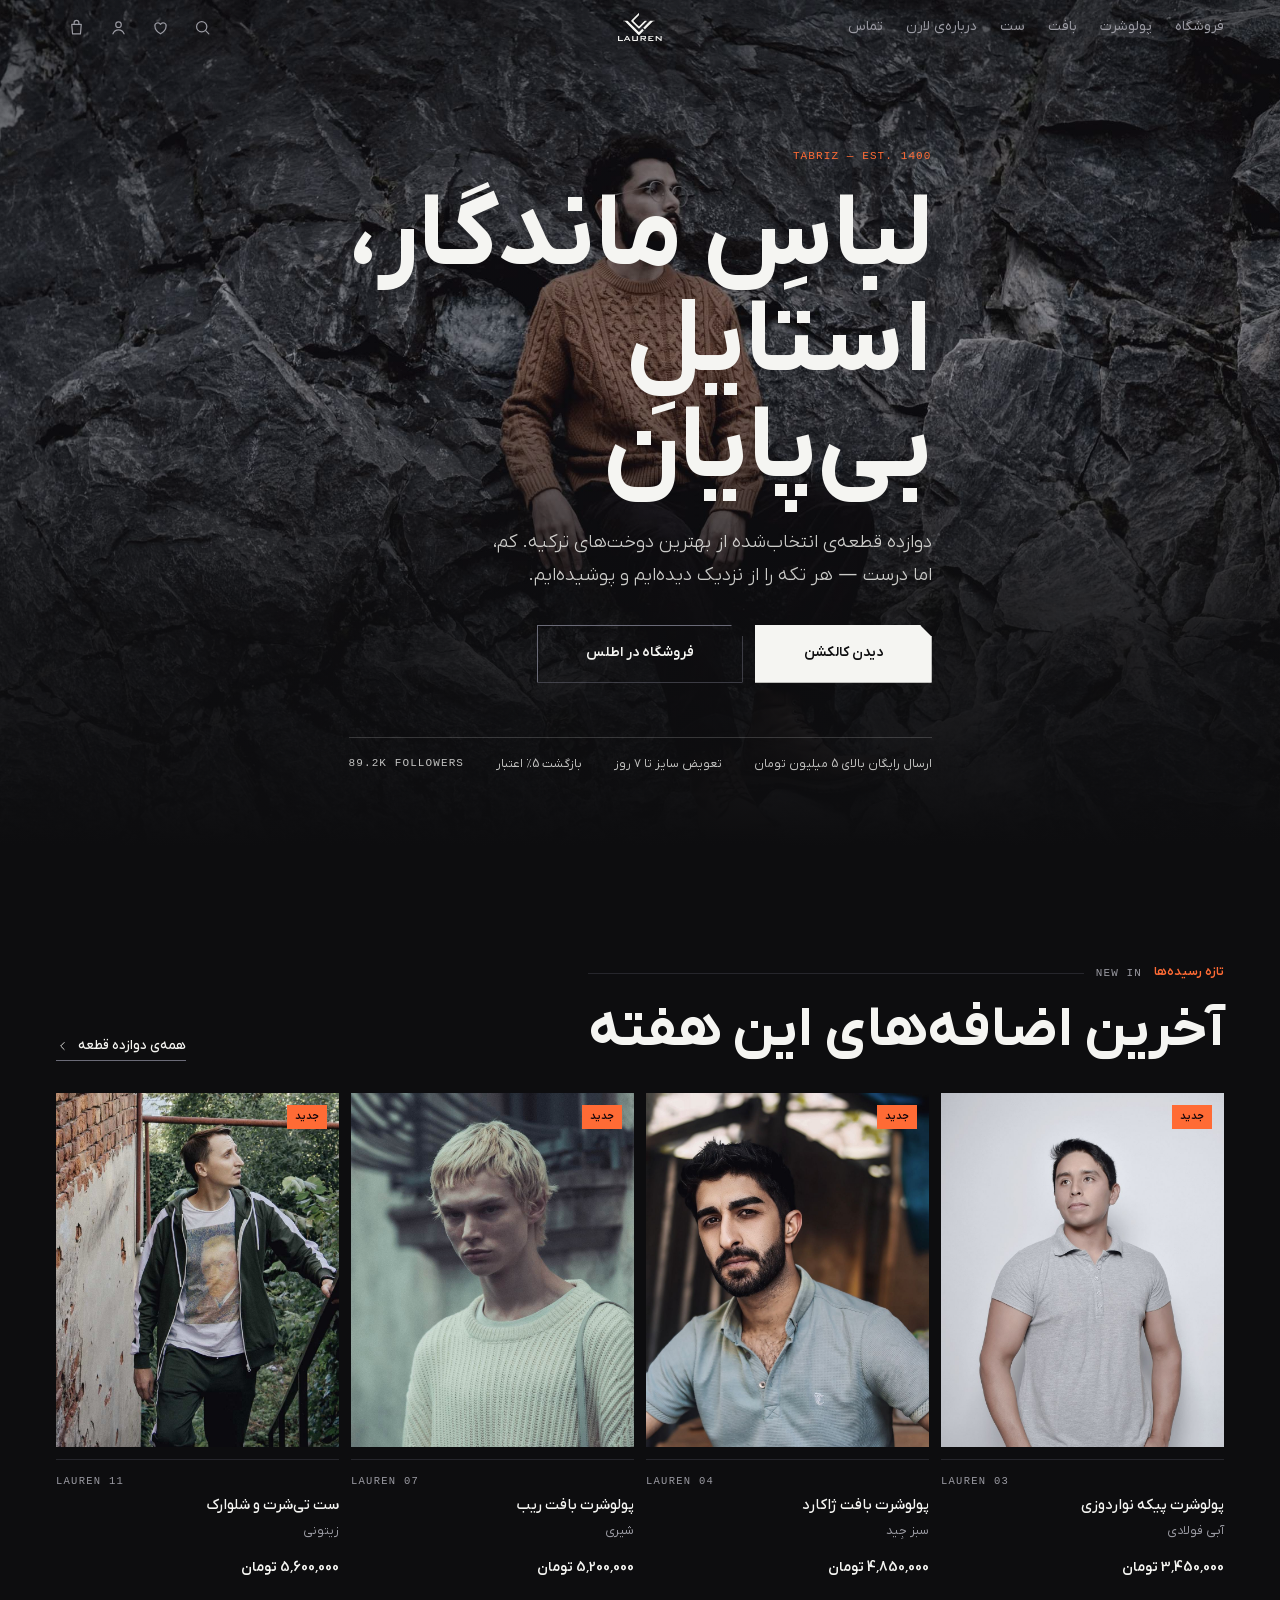
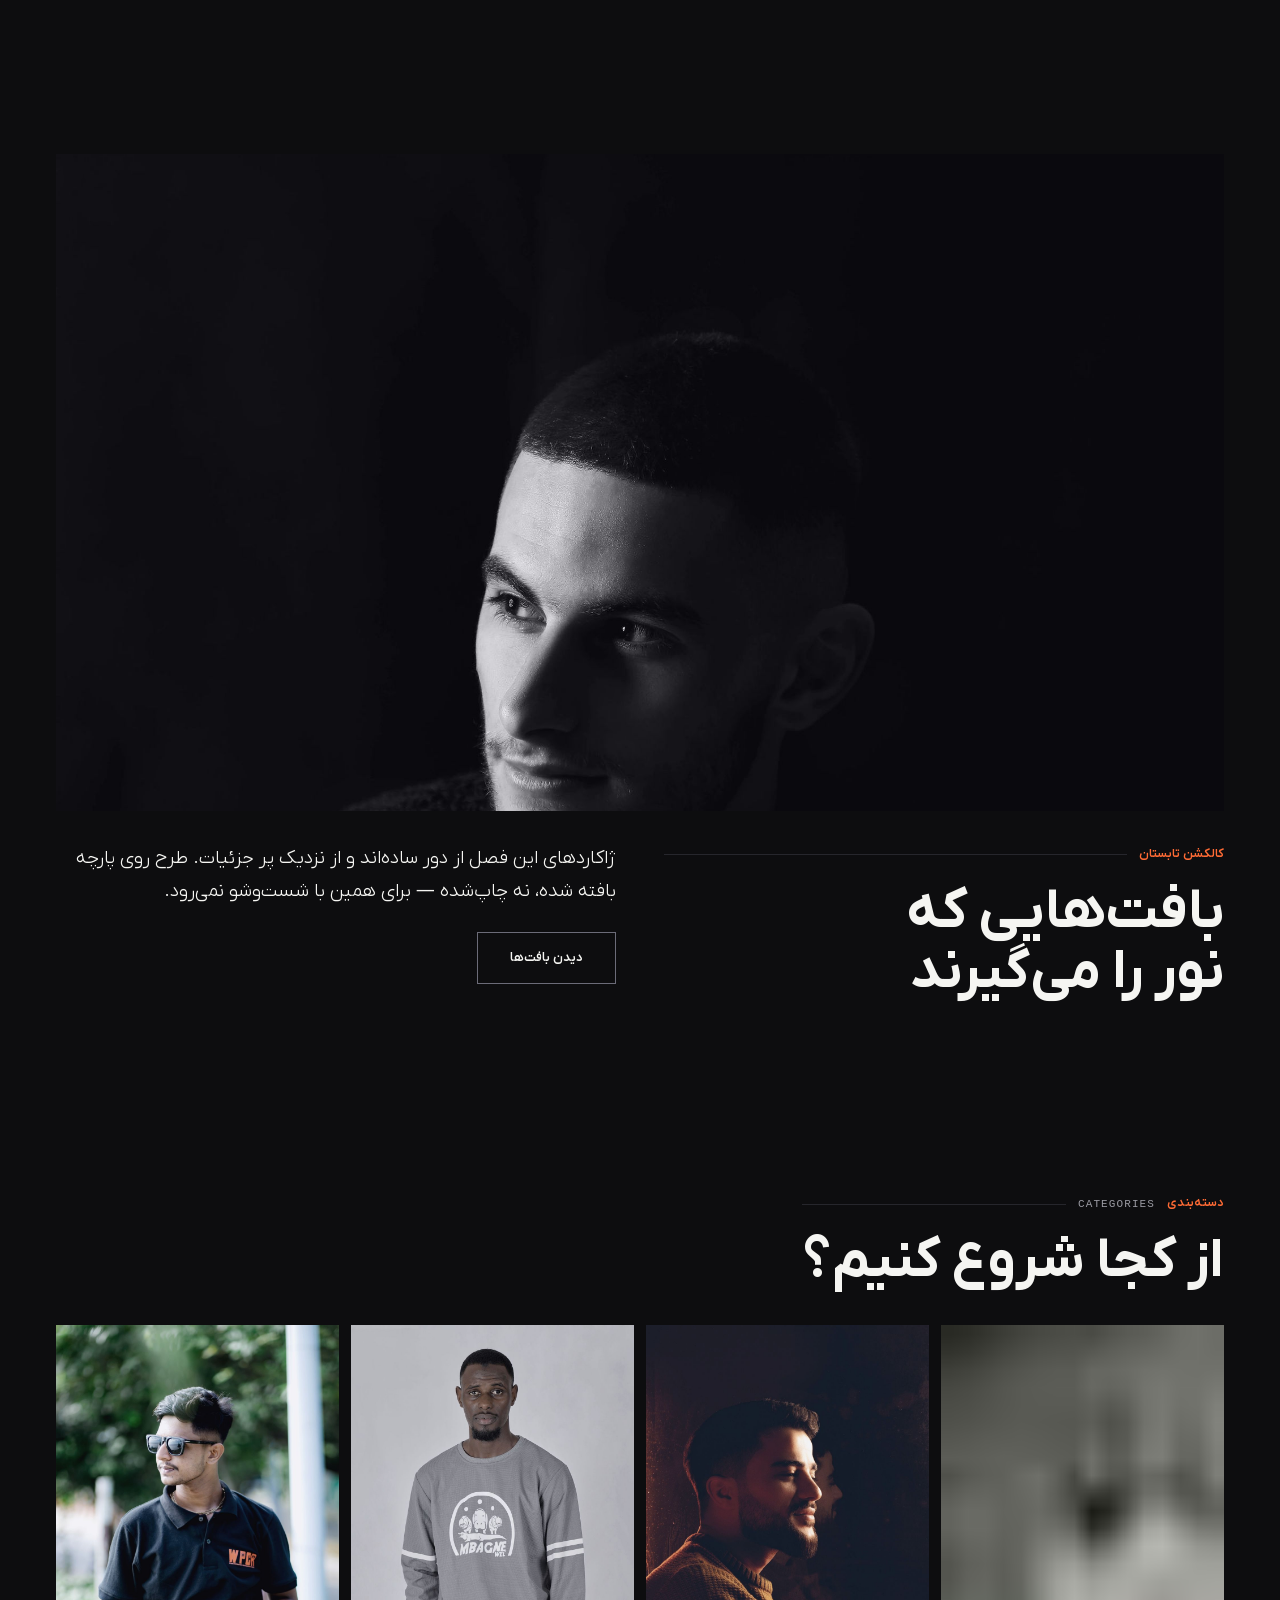
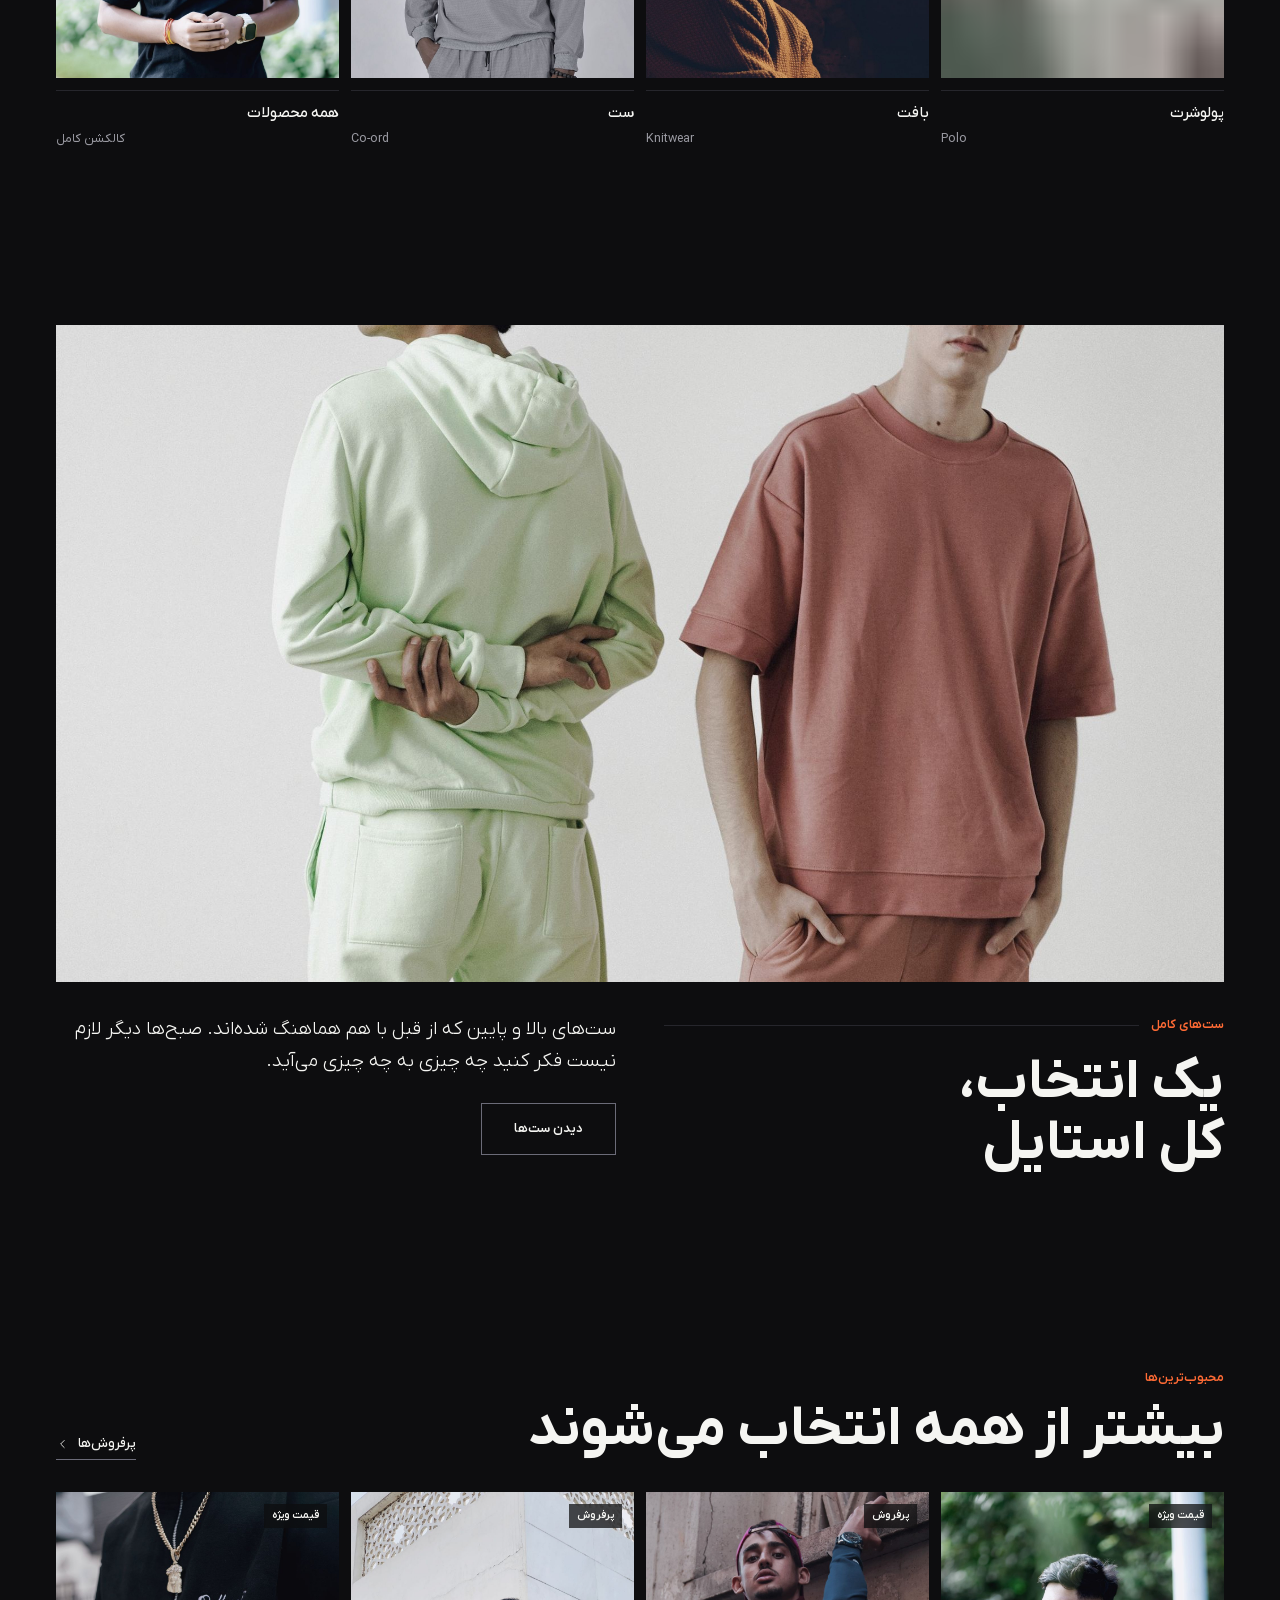
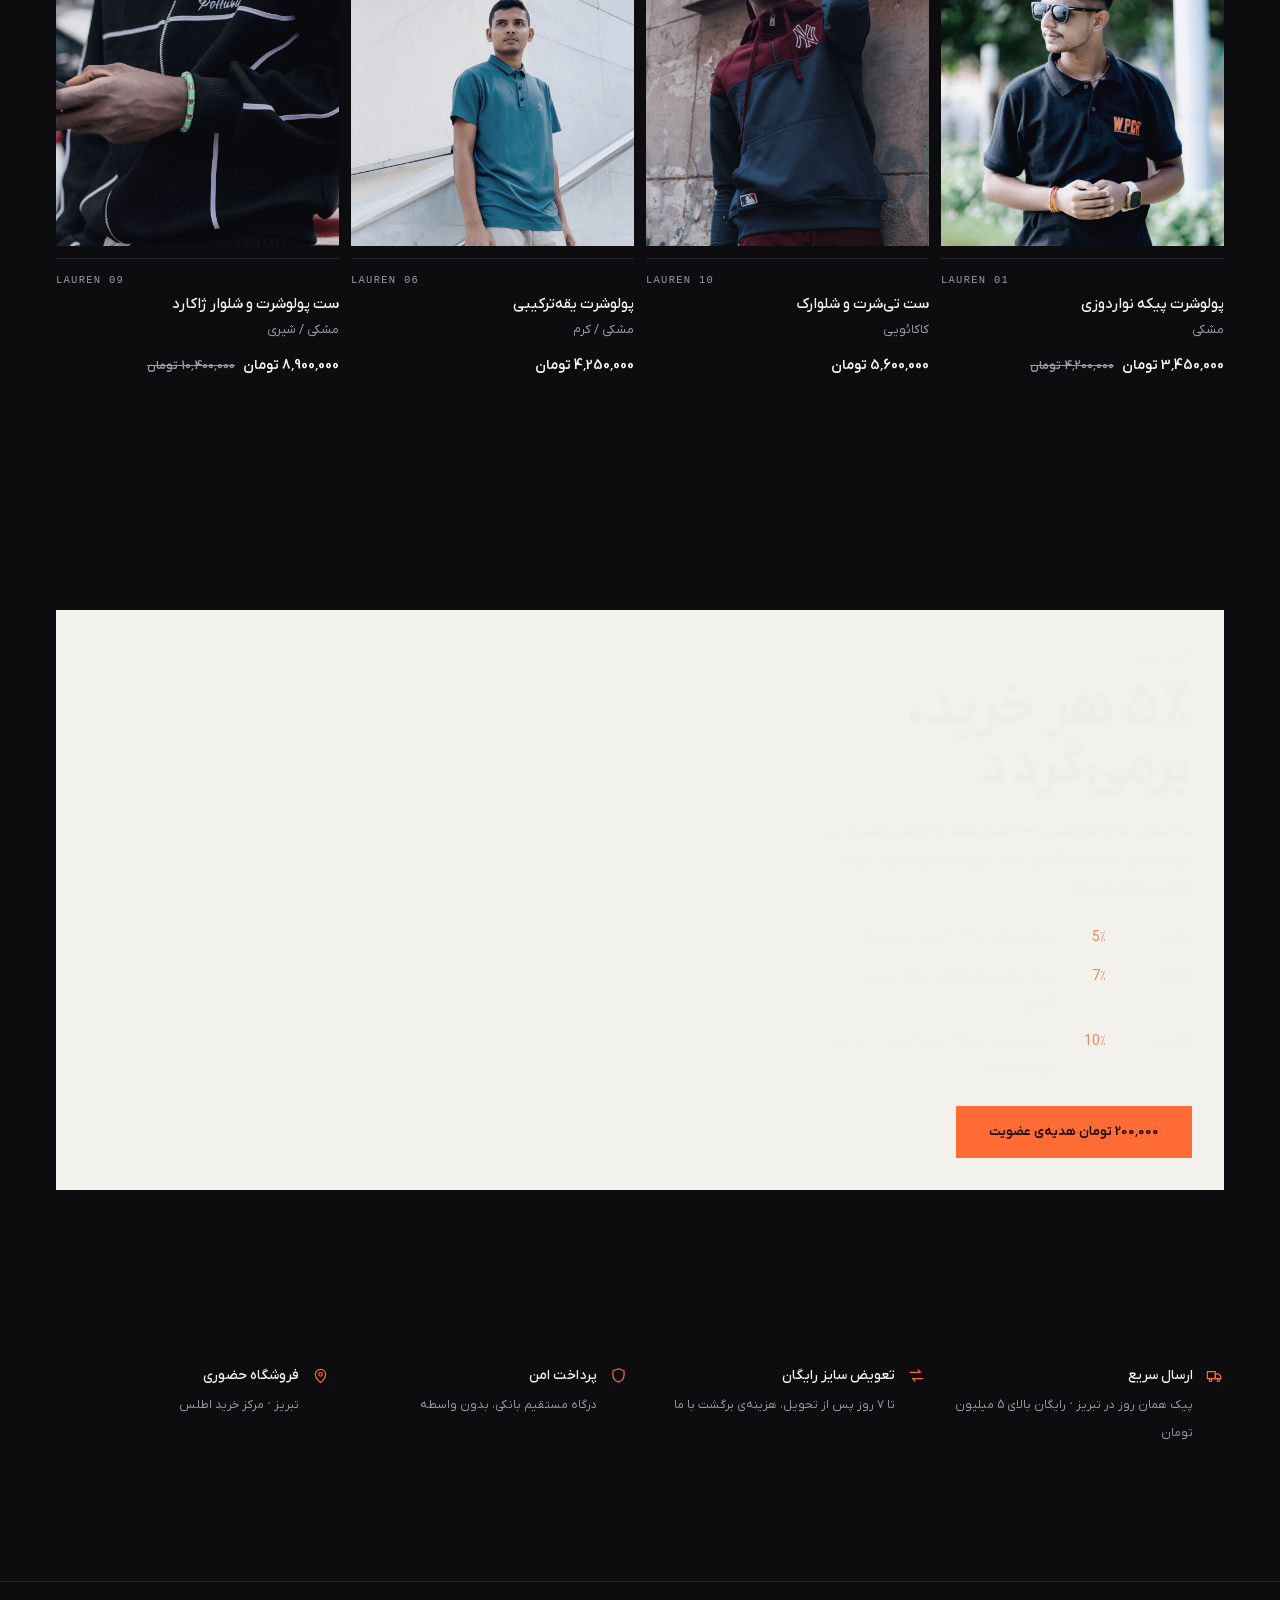
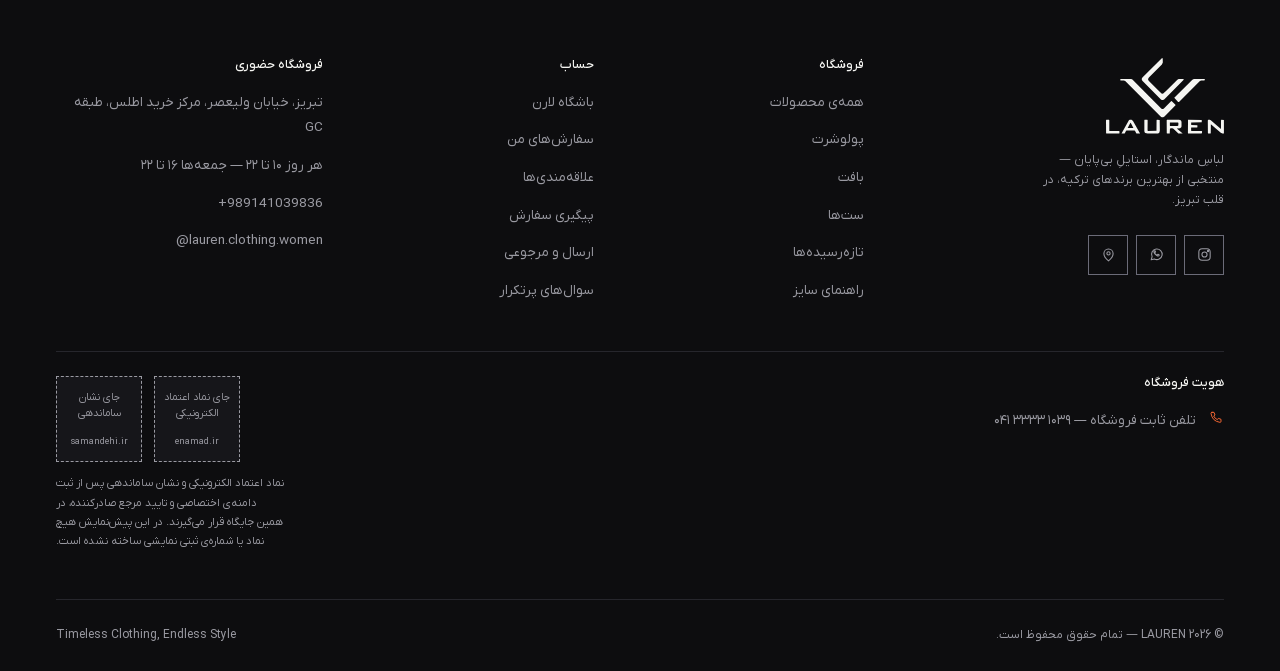
<file: index.html>
<!doctype html>
<html dir="rtl" lang="fa">
<head>
<meta charset="utf-8">
<meta name="viewport" content="width=device-width, initial-scale=1, viewport-fit=cover">
<title>LAUREN — لباسِ ماندگار، استایلِ بی‌پایان</title>
<meta name="description" content="لارن — فروشگاه پوشاک مردانه در تبریز. منتخبی از بهترین برندهای ترکیه: پولوشرت، بافت و ست‌های کامل. ارسال به سراسر ایران، تعویض سایز رایگان.">

<meta name="theme-color" content="#EFEEE9">
<meta name="color-scheme" content="light">
<meta name="apple-mobile-web-app-capable" content="yes">
<meta name="apple-mobile-web-app-status-bar-style" content="default">
<meta name="apple-mobile-web-app-title" content="LAUREN">
<meta name="mobile-web-app-capable" content="yes">

<link rel="manifest" href="manifest.webmanifest">
<link rel="icon" href="assets/icons/icon-48.png" sizes="48x48">
<link rel="icon" href="assets/icons/icon-192.png" sizes="192x192">
<link rel="apple-touch-icon" href="assets/icons/apple-touch-icon.png">

<meta property="og:type" content="website">
<meta property="og:title" content="LAUREN | لارن">
<meta property="og:description" content="لباسِ ماندگار، استایلِ بی‌پایان — پوشاک مردانه، تبریز.">
<meta property="og:image" content="assets/brand/og.jpg">
<meta property="og:locale" content="fa_IR">
<meta name="twitter:card" content="summary_large_image">

<link rel="preload" as="font" type="font/woff2" crossorigin
      href="assets/fonts/IRANYekanXFaNum-Regular.woff2">
<link rel="preload" as="font" type="font/woff2" crossorigin
      href="assets/fonts/IRANYekanXFaNum-Light.woff2">
<link rel="stylesheet" href="css/app.css">

<style>
  /* holds the fold steady until the shell mounts */
  #boot {
    position: fixed; inset: 0; z-index: 300; background: #EFEEE9;
    display: grid; place-items: center;
    transition: opacity .5s ease, visibility .5s;
  }
  #boot img { width: 66px; opacity: 0; animation: bootIn 1s ease forwards; }
  @keyframes bootIn { to { opacity: .9; } }
  html.booted #boot { opacity: 0; visibility: hidden; }
</style>
</head>
<body>

<div id="boot"><img src="assets/brand/mark-ink.png" alt="LAUREN"></div>

<main id="view"></main>

<noscript>
  <div style="padding:80px 24px;text-align:center;color:#16181C;font-family:sans-serif">
    <h1 style="font-weight:400">LAUREN — لارن</h1>
    <p>برای دیدن فروشگاه، جاوااسکریپت را روشن کنید.</p>
    <p>تبریز، خیابان ولیعصر، مرکز خرید اطلس، طبقه GC</p>
  </div>
</noscript>

<script type="module" src="js/app.js"></script>
</body>
</html>
</file>
<file: css/app.css>
/* ==========================================================================
   LAUREN — شب  (v5)
   A dark room with the clothes lit. The opposite of v2's vitrine, and it is
   the photography that changed the argument: v2 stayed light, small and
   photo-free because the source images were 740px phone grabs. With real
   frames the pictures can carry the page, so they do.

   Three rules hold it together:

     1. THE PHOTOGRAPH IS THE PAGE. Full-bleed, edge to edge, no frame, no
        mount, no well. Type sits ON the image or directly under it. Nothing
        is capped at 400px any more.

     2. TWO VOICES, AND THEY NEVER BLUR. A display voice — Persian, huge,
        tight-leaded, no tracking ever — and a label voice: Latin small-caps
        MONOSPACE, tracked, for numbers, sizes, prices, SKUs and nav. The mono
        is what makes it read as equipment rather than a brochure. Persian
        never takes the mono and never takes the tracking; its label voice is
        weight and colour instead. This split is the whole typographic idea.

     3. ONE ACCENT, AND IT MEANS "NOW". #FF6B35 marks the live thing — the
        selected tab, the price you are about to pay, the size in stock. Never
        decoration. On this ground it clears 6.3:1, so unlike v2 it may finally
        be used for small text.

   Persian never gets letter-spacing, positive or negative: it breaks
   Arabic-script joining. Tracking is a Latin-only lever — that is what .mono
   and .lat are for.
   ========================================================================== */

/* ---------------------------------------------------------------- fonts -- */
@font-face { font-family: 'YekanX'; src: url('../assets/fonts/IRANYekanXFaNum-Light.woff2') format('woff2');    font-weight: 300; font-display: swap; }
@font-face { font-family: 'YekanX'; src: url('../assets/fonts/IRANYekanXFaNum-Regular.woff2') format('woff2');  font-weight: 400; font-display: swap; }
@font-face { font-family: 'YekanX'; src: url('../assets/fonts/IRANYekanXFaNum-Medium.woff2') format('woff2');   font-weight: 500; font-display: swap; }
@font-face { font-family: 'YekanX'; src: url('../assets/fonts/IRANYekanXFaNum-DemiBold.woff2') format('woff2'); font-weight: 600; font-display: swap; }
@font-face { font-family: 'YekanX'; src: url('../assets/fonts/IRANYekanXFaNum-Bold.woff2') format('woff2');     font-weight: 700; font-display: swap; }
@font-face { font-family: 'YekanX'; src: url('../assets/fonts/IRANYekanXFaNum-Black.woff2') format('woff2');    font-weight: 900; font-display: swap; }
@font-face { font-family: 'YekanLat'; src: url('../assets/fonts/IRANYekanX-Regular.woff2') format('woff2');  font-weight: 400; font-display: swap; }
@font-face { font-family: 'YekanLat'; src: url('../assets/fonts/IRANYekanX-Medium.woff2') format('woff2');   font-weight: 500; font-display: swap; }
@font-face { font-family: 'YekanLat'; src: url('../assets/fonts/IRANYekanX-DemiBold.woff2') format('woff2'); font-weight: 600; font-display: swap; }

/* --------------------------------------------------------------- tokens -- */
:root {
  /* ground — measured against --paper #0D0D0F */
  --paper:    #0D0D0F;   /* the room */
  --paper-2:  #16161A;   /* recessed: rows, wells, disabled */
  --vitrine:  #131317;   /* a card, barely lifted off the ground */
  --pine:     #F2F1EC;   /* the INVERTED band is now the light one */

  /* ink */
  --ink:      #F5F5F2;   /* 17.4:1 */
  --muted:    #9A9AA2;   /*  6.6:1 — safe to 12px */
  --rule:     #26262C;   /*  hairlines and seams. Decoration only. */
  --edge:     #6B6B78;   /*  3.5:1 — every INTERACTIVE boundary */

  /* The accent. 6.3:1 on --paper, so on this ground it is finally legal for
     small text as well as fills — the one real dividend of going dark. */
  --thread:   #FF6B35;
  --thread-d: #FF6B35;   /* same value: no darker variant is needed now */
  --thread-q: #7A2E14;   /* quiet: the accent at rest, for rules and hovers */

  --ok:       #4ADE80;

  /* spacing */
  --s1: 4px;  --s2: 8px;  --s3: 12px; --s4: 16px; --s5: 24px;
  --s6: 32px; --s7: 48px; --s8: 64px; --s9: 96px; --s10: 128px;

  --pad:  clamp(18px, 4.5vw, 56px);
  --maxw: 1560px;

  /* the 45° cut, taken off the mark itself — kept from v2, used far less */
  --mitre: 12px;

  /* type ---------------------------------------------------------------- */
  /* The label voice. A system monospace: no download, present everywhere, and
     exactly the technical texture the display voice needs to push against.
     LATIN AND NUMERALS ONLY — never put Persian in it. */
  --mono: ui-monospace, 'SF Mono', SFMono-Regular, Menlo, 'Cascadia Mono',
          'Roboto Mono', monospace;

  --ease:  cubic-bezier(.2, .6, .3, 1);
  --ease-o: cubic-bezier(.16, 1, .3, 1);

  --sat: env(safe-area-inset-top, 0px);
  --sab: env(safe-area-inset-bottom, 0px);
  --hdr-h: 54px;
  --top-h: calc(var(--sat) + var(--hdr-h));
  --tab-h: calc(58px + 12px + var(--sab));
}

/* ------------------------------------------------------------------ base -- */
*, *::before, *::after { box-sizing: border-box; }

html {
  background: var(--paper);
  -webkit-text-size-adjust: 100%;
  scroll-behavior: smooth;
}
@media (prefers-reduced-motion: reduce) {
  html { scroll-behavior: auto; }
  *, *::before, *::after {
    animation-duration: .01ms !important;
    animation-iteration-count: 1 !important;
    transition-duration: .01ms !important;
  }
}

body {
  margin: 0;
  background: var(--paper);
  color: var(--ink);
  font-family: 'YekanX', system-ui, sans-serif;
  font-size: 15px;
  font-weight: 400;
  line-height: 1.9;              /* Persian needs the air */
  overflow-x: hidden;
  overscroll-behavior-y: none;
  -webkit-font-smoothing: antialiased;
  -moz-osx-font-smoothing: grayscale;
}
body.is-locked { overflow: hidden; }

h1, h2, h3, h4 { margin: 0; font-weight: 400; line-height: 1.25; }
p  { margin: 0; }
ul { margin: 0; padding: 0; list-style: none; }
img, svg { display: block; max-width: 100%; }
button, input, select, textarea { font: inherit; color: inherit; }
button { background: none; border: 0; padding: 0; cursor: pointer; }
a { color: inherit; text-decoration: none; }
[hidden] { display: none !important; }

:focus-visible { outline: 2px solid var(--thread); outline-offset: 2px; }
::selection { background: var(--ink); color: var(--paper); }

/* Latin runs get the Latin cut, western digits and tracking.
   Persian gets none of those. */
.lat, bdi.lat, [dir='ltr'] {
  font-family: 'YekanLat', system-ui, sans-serif;
  direction: ltr;
  unicode-bidi: isolate;
}

.wrap { max-width: var(--maxw); margin-inline: auto; padding-inline: var(--pad); }
.sr {
  position: absolute; width: 1px; height: 1px; overflow: hidden;
  clip-path: inset(50%); white-space: nowrap;
}

/* --------------------------------------------------------------- the cut -- */
/* One shape rule: a 45° chamfer on the inline-start top corner, matching the
   mark's own mitred terminals. RTL, so the cut is on the right. */
.mitre { clip-path: polygon(calc(100% - var(--mitre)) 0, 100% var(--mitre), 100% 100%, 0 100%, 0 0); }

/* ------------------------------------------------------------------ type -- */
/* THE DISPLAY VOICE — Persian, large, heavy, tight-leaded, and never tracked.
   Persian carries a headline through weight and size, not through spacing;
   negative tracking would fuse the joins and positive tracking would break
   them, so display Persian sets letter-spacing to normal explicitly and the
   tight optical feel comes from line-height instead. */
.t-display {
  font-size: clamp(38px, 8.6vw, 104px);
  font-weight: 700; line-height: 1.02; letter-spacing: normal;
  text-wrap: balance;
}
.t-h1 { font-size: clamp(28px, 5vw, 56px); font-weight: 700; line-height: 1.08; letter-spacing: normal; }
.t-h2 { font-size: clamp(22px, 3vw, 34px); font-weight: 600; line-height: 1.2;  letter-spacing: normal; }
.t-h3 { font-size: 17px; font-weight: 600; line-height: 1.45; }
.t-body { font-size: 15px; line-height: 1.85; }
.t-lede { font-size: clamp(16px, 1.5vw, 20px); line-height: 1.7; color: var(--ink); font-weight: 300; }
.t-small { font-size: 13px; line-height: 1.75; color: var(--muted); }
.t-fine  { font-size: 12px; line-height: 1.7; color: var(--muted); }

/* Latin display gets what Persian cannot: real optical tightening. */
.t-display .lat, .t-h1 .lat, .t-display.lat, .t-h1.lat { letter-spacing: -.02em; }

/* THE LABEL VOICE — monospace, uppercase, tracked. LATIN AND DIGITS ONLY.
   This is the counterweight that makes the display voice read as design
   rather than as a big paragraph: everything technical about the shop — a
   size, a price, a piece number, a nav item, a stage — is set in it. */
.mono {
  font-family: var(--mono);
  direction: ltr; unicode-bidi: isolate;
  font-size: 11px; font-weight: 500; letter-spacing: .1em;
  text-transform: uppercase; font-variant-numeric: tabular-nums;
  color: var(--muted);
}
.mono--lg  { font-size: 13px; }
.mono--ink { color: var(--ink); }
.mono--on  { color: var(--thread); }

/* .label is the old name for the same idea; keep it working and route it to
   the mono so no view has to change to get the new voice. */
.label {
  font-family: var(--mono); direction: ltr; unicode-bidi: isolate;
  font-size: 11px; font-weight: 500; letter-spacing: .1em;
  text-transform: uppercase; color: var(--muted);
}
.label--thread { color: var(--thread); }

/* THE PERSIAN LABEL — the same job as .mono, done the only way Persian
   allows: smaller, heavier, quieter. No tracking, no uppercase (there is no
   such thing), no mono. */
.eyebrow {
  font-size: 12.5px; font-weight: 600; color: var(--thread);
  letter-spacing: normal;
}
.eyebrow--quiet { color: var(--muted); }

/* A Persian eyebrow and a Latin mono label side by side, separated by a rule —
   the pairing that sets the tone at the head of every section. */
.kicker {
  display: flex; align-items: center; gap: var(--s3);
  margin-block-end: var(--s4);
}
.kicker::after {
  content: ''; flex: 1; height: 1px; background: var(--rule);
}

.num { font-family: 'YekanLat', sans-serif; direction: ltr; unicode-bidi: isolate;
       font-variant-numeric: tabular-nums; }

/* --------------------------------------------------------------- buttons -- */
/* Squared off. The v2 mitre was the mark's 45° cut applied to everything; at
   this scale, against full-bleed photography, it read as fussy. One chamfer
   survives, on the primary button only, so the shape rule is still stated
   once per screen instead of ten times. */
.btn {
  --bg: var(--ink); --fg: var(--paper); --bd: var(--ink);
  display: inline-flex; align-items: center; justify-content: center; gap: var(--s2);
  min-height: 52px; padding-inline: var(--s6);
  background: var(--bg); color: var(--fg);
  border: 1px solid var(--bd);
  font-size: 13px; font-weight: 600;
  cursor: pointer; user-select: none;
  transition: background .24s var(--ease), color .24s var(--ease),
              border-color .24s var(--ease), opacity .2s;
}
.btn:hover { --bg: #fff; --bd: #fff; }
.btn[disabled], .btn[aria-disabled='true'] { opacity: .38; pointer-events: none; }

/* the one chamfer left on the site */
.btn--lg { min-height: 58px; padding-inline: var(--s7); font-size: 14px;
  clip-path: polygon(calc(100% - 12px) 0, 100% 12px, 100% 100%, 0 100%, 0 0); }

.btn--ghost { --bg: transparent; --fg: var(--ink); --bd: var(--edge); }
.btn--ghost:hover { --bg: rgba(245,245,242,.08); --fg: var(--ink); --bd: var(--ink); }
.btn--thread { --bg: var(--thread); --fg: #14060A; --bd: var(--thread); }
.btn--thread:hover { --bg: #FF8659; --bd: #FF8659; }
.btn--sm { min-height: 44px; padding-inline: var(--s4); font-size: 12px; }
.btn--block { width: 100%; }

.link {
  display: inline-flex; align-items: center; gap: var(--s2);
  font-size: 13.5px; font-weight: 500;
  border-block-end: 1px solid var(--edge); padding-block-end: 2px;
  transition: border-color .24s var(--ease), color .24s var(--ease);
}
.link:hover { border-color: var(--thread); color: var(--thread); }
.link svg { width: 14px; height: 14px; }

/* ------------------------------------------------------------------ chip -- */
.chip {
  display: inline-flex; align-items: center; height: 38px; padding-inline: var(--s4);
  border: 1px solid var(--edge); background: transparent;
  font-size: 13.5px; color: var(--muted); white-space: nowrap;
  transition: all .22s var(--ease);
}
.chip:hover { border-color: var(--ink); color: var(--ink); }
.chip.is-on { background: var(--ink); border-color: var(--ink); color: var(--paper); }

.tag {
  display: inline-block; padding: 4px var(--s2);
  font-size: 10.5px; font-weight: 600; line-height: 1.5;
  background: var(--thread); color: #14060A;
}
.tag--sale { background: var(--ink); color: var(--paper); }
.tag--quiet  { background: rgba(13,13,15,.72); color: var(--ink); backdrop-filter: blur(8px); }

/* ----------------------------------------------------------------- seams -- */
/* A divider is a rule plus a basting stitch — the site's one ornament. */
.seam { position: relative; height: 1px; background: var(--rule); border: 0; margin: 0; }
.seam::after {
  content: ''; position: absolute; inset-inline: 0; inset-block-start: 3px; height: 1px;
  background: repeating-linear-gradient(to right,
    var(--edge) 0 5px, transparent 5px 10px);
  opacity: .55;
}

/* ============================================================== header === */
/* Glass, iOS-style: transparent while the hero owns the screen, then a
   translucent frosted slab once anything scrolls under it. The blur is what
   sells it — the fallback below keeps it readable where it isn't supported. */
.topbar {
  position: fixed; inset-block-start: 0; inset-inline: 0; z-index: 90;
  padding-block-start: var(--sat);
  background: transparent;
  border-block-end: 1px solid transparent;
  transition: background .38s var(--ease), border-color .38s var(--ease),
              -webkit-backdrop-filter .38s var(--ease), backdrop-filter .38s var(--ease);
}
.topbar.is-stuck {
  background: rgba(13, 13, 15, .72);
  border-block-end-color: rgba(245, 245, 242, .10);
  -webkit-backdrop-filter: blur(22px) saturate(180%);
  backdrop-filter: blur(22px) saturate(180%);
}
@supports not ((backdrop-filter: blur(1px)) or (-webkit-backdrop-filter: blur(1px))) {
  .topbar.is-stuck { background: rgba(13, 13, 15, .97); }
}

.hdr { height: var(--hdr-h); display: flex; align-items: center; }
.hdr__in {
  width: 100%; max-width: var(--maxw); margin-inline: auto; padding-inline: var(--pad);
  display: grid; grid-template-columns: 1fr auto 1fr; align-items: center; gap: var(--s3);
}
.hdr__mark { display: flex; justify-content: center; color: var(--ink); }
.hdr__mark svg { height: 28px; width: auto; }

.nav { display: flex; align-items: center; gap: clamp(14px, 1.8vw, 26px); }
.nav a {
  position: relative; font-size: 14px; color: var(--muted); padding-block: var(--s1);
  transition: color .22s var(--ease);
}
.nav a::after {
  content: ''; position: absolute; inset-block-end: 0; inset-inline-start: 0;
  width: 100%; height: 1px; background: var(--thread);
  transform: scaleX(0); transform-origin: inline-end;
  transition: transform .3s var(--ease);
}
.nav a:hover { color: var(--ink); }
.nav a[aria-current='page'] { color: var(--ink); font-weight: 500; }
.nav a:hover::after, .nav a[aria-current='page']::after {
  transform: scaleX(1); transform-origin: inline-start;
}

.hdr__act { display: flex; align-items: center; justify-content: flex-end; gap: 2px; }
.iconbtn {
  position: relative; display: grid; place-items: center;
  width: 40px; height: 40px; color: var(--muted);
  transition: color .2s var(--ease);
}
.iconbtn:hover { color: var(--ink); }
.iconbtn svg { width: 19px; height: 19px; stroke-width: 1.5; }
.iconbtn__n {
  position: absolute; inset-block-start: 3px; inset-inline-end: 2px;
  min-width: 16px; height: 16px; padding-inline: 4px;
  display: grid; place-items: center;
  background: var(--thread); color: #14060A;   /* the accent is light: its text is dark */
  font-size: 10px; font-weight: 700; line-height: 1;
  font-variant-numeric: tabular-nums;
  transform: scale(0); transition: transform .3s var(--ease-o);
}
.iconbtn__n.is-on { transform: scale(1); }
.iconbtn__n.pop { animation: pop .4s var(--ease-o); }
@keyframes pop { 45% { transform: scale(1.35); } }
.burger { display: none; }

/* ============================================================== layout === */
main { min-height: 60vh; }
.sec { padding-block: clamp(56px, 9vw, 148px); }
.sec--tight { padding-block: clamp(32px, 4.5vw, 64px); }
.sec__head {
  display: flex; align-items: flex-end; justify-content: space-between;
  gap: var(--s5); margin-block-end: var(--s6); flex-wrap: wrap;
}
.sec__head h2 { margin-block-start: var(--s2); }
.page-top { padding-block-start: calc(var(--top-h) + var(--s6)); }
/* anything scrolled to by script must clear the fixed top bar — without this
   the reviews deep link parks its heading behind the header */
[id] { scroll-margin-block-start: calc(var(--top-h) + var(--s4)); }

/* ================================================================ hero === */
/* ================================================================ hero === */
/* Full-bleed, full-height, type sitting ON the photograph. The old hero was a
   vector chevron on paper because the photography could not take the weight;
   this one is the photograph. */
.hero {
  position: relative;
  min-height: min(94svh, 900px);
  display: grid; align-items: end;
  padding-block: calc(var(--top-h) + var(--s8)) clamp(40px, 8vh, 96px);
  overflow: hidden;
  isolation: isolate;
}
.hero__media { position: absolute; inset: 0; z-index: -2; }
/* RTL: the copy starts at the right, so the subject is pushed left of centre
   and the headline lands on rock instead of on a face. */
.hero__media img { width: 100%; height: 100%; object-fit: cover; object-position: 74% 50%; }
@media (max-width: 900px) { .hero__media img { object-position: 62% 50%; } }
/* The scrim is what makes white type legible on any frame. Two stops, weighted
   to the bottom where the copy sits, so the top of the picture stays open. */
.hero::after {
  content: ''; position: absolute; inset: 0; z-index: -1; pointer-events: none;
  background:
    linear-gradient(to top, var(--paper) 0%, rgba(13,13,15,.86) 26%,
                    rgba(13,13,15,.34) 58%, rgba(13,13,15,.55) 100%);
}
.hero__in { position: relative; z-index: 2; }
.hero h1 { max-width: 11ch; margin-block-start: var(--s4); }
.hero__sub { max-width: 44ch; margin-block-start: var(--s5); color: rgba(245,245,242,.82); }
.hero__cta { display: flex; gap: var(--s3); margin-block-start: var(--s6); flex-wrap: wrap; }

/* the four promises, set as a mono strip along the bottom of the picture */
.hero__foot {
  position: relative; z-index: 2;
  margin-block-start: clamp(32px, 6vh, 72px);
  padding-block-start: var(--s4);
  border-block-start: 1px solid rgba(245,245,242,.18);
  display: grid; gap: var(--s3) var(--s5);
  grid-template-columns: repeat(2, minmax(0, 1fr));
}
@media (min-width: 760px) { .hero__foot { grid-template-columns: repeat(4, auto); justify-content: space-between; } }
.hero__foot > * { color: rgba(245,245,242,.78); }

/* ============================================================== picture == */
/* There is no vitrine any more. A photograph is a photograph: it fills its
   box, edge to edge, and the only thing around it is the page. */
.vit { position: relative; overflow: hidden; background: var(--paper-2); }
.vit__img { position: relative; aspect-ratio: 4 / 5; overflow: hidden; background: var(--paper-2); }
.vit__img--sq { aspect-ratio: 1 / 1; }
.vit__img img { width: 100%; height: 100%; object-fit: cover; }

/* a full-bleed band that escapes .wrap */
.bleed {
  width: 100vw; margin-inline: calc(50% - 50vw);
  position: relative; overflow: hidden;
}

/* ================================================================ card === */
.grid {
  display: grid; gap: var(--s5) var(--s3);
  grid-template-columns: repeat(2, 1fr);
}
@media (min-width: 760px)  { .grid { grid-template-columns: repeat(3, 1fr); } }
@media (min-width: 1160px) { .grid { grid-template-columns: repeat(4, 1fr); } }

.card { position: relative; display: block; }
/* No frame, no mount, no padding. The photograph is the tile; the label sits
   under it in the mono voice, the way a rail tag sits under a garment. */
.card__well { position: relative; display: block; background: var(--paper-2); overflow: hidden; }
.card__img { position: relative; aspect-ratio: 4 / 5; overflow: hidden; }
.card__img img {
  width: 100%; height: 100%; object-fit: cover;
  transition: opacity .5s ease, transform 1.1s var(--ease-o);
}
.card:hover .card__img img { transform: scale(1.035); }
.card__img img.alt { position: absolute; inset: 0; opacity: 0; }
.card:hover .card__img img.alt { opacity: 1; }

.card__tags {
  position: absolute; inset-block-start: var(--s3); inset-inline-start: var(--s3); z-index: 2;
  display: flex; flex-direction: column; align-items: flex-start; gap: var(--s1);
}
.card__fav {
  position: absolute; inset-block-start: var(--s2); inset-inline-end: var(--s2); z-index: 2;
  width: 44px; height: 44px; display: grid; place-items: center;   /* 44 = the tap floor */
  background: rgba(13,13,15,.55); backdrop-filter: blur(10px); color: var(--ink);
  opacity: 0; transform: translateY(-3px);
  transition: opacity .24s var(--ease), transform .24s var(--ease), color .2s;
}
.card:hover .card__fav, .card__fav.is-on, .card__fav:focus-visible { opacity: 1; transform: none; }
.card__fav svg { width: 17px; height: 17px; stroke-width: 1.6; }
.card__fav.is-on { color: var(--thread); }
.card__fav.is-on svg { fill: var(--thread); }
@media (hover: none) { .card__fav { opacity: 1; transform: none; } }

.card__body {
  padding-block-start: var(--s3); display: grid; gap: 3px;
  border-block-start: 1px solid var(--rule); margin-block-start: var(--s3);
}
/* the piece number is a spec, so it is set as one */
.card__ref {
  font-family: var(--mono); direction: ltr; unicode-bidi: isolate;
  font-size: 10.5px; letter-spacing: .12em; text-transform: uppercase; color: var(--muted);
}
.card__title { font-size: 15px; font-weight: 500; line-height: 1.45; }
.card__meta { font-size: 12.5px; color: var(--muted); }
.card__price {
  display: flex; align-items: baseline; gap: var(--s2); margin-block-start: var(--s2);
  font-size: 14px; font-weight: 600; font-variant-numeric: tabular-nums;
}
.card__was { font-size: 12px; color: var(--muted); text-decoration: line-through; }
/* A markdown reads as a struck price, never as a filled percentage pill —
   clearance language is wrong at a 3.4M–8.9M Toman band, and it collided
   with the error colour. */

/* blur-up */
.ph { background-size: cover; background-position: center; }
.ph > img { opacity: 0; }
.ph > img.ready { opacity: 1; }

/* ============================================================ editorial == */
/* An editorial band: one wide photograph running the full width of the
   viewport, the copy set beneath it rather than beside it. Beside-it columns
   are what made v2 look like a brochure. */
.ed { display: grid; gap: var(--s6); }
.ed__media { position: relative; aspect-ratio: 16 / 9; overflow: hidden; background: var(--paper-2); }
.ed__media img { width: 100%; height: 100%; object-fit: cover; }
.ed__body { max-width: 56ch; }
.ed__body h2 { margin-block: var(--s3) var(--s4); white-space: pre-line; }
.ed__body .btn { margin-block-start: var(--s5); }
@media (min-width: 900px) {
  .ed { grid-template-columns: 1fr; }
  .ed__body { display: grid; grid-template-columns: 1fr 1fr; gap: var(--s7);
              max-width: none; align-items: start; }
  .ed__body h2 { margin-block-start: 0; }
}


/* ================================================================ shop === */
.shopbar {
  position: sticky; inset-block-start: var(--top-h); z-index: 40;
  background: rgba(13, 13, 15, .84);
  -webkit-backdrop-filter: blur(20px) saturate(180%);
  backdrop-filter: blur(20px) saturate(180%);
  border-block-end: 1px solid var(--rule);
  padding-block: var(--s3);
}
@supports not ((backdrop-filter: blur(1px)) or (-webkit-backdrop-filter: blur(1px))) {
  .shopbar { background: var(--paper); }
}
.shopbar__in {
  display: flex; align-items: center; gap: var(--s2);
  max-width: var(--maxw); margin-inline: auto; padding-inline: var(--pad);
}
.shopbar__cats {
  display: flex; gap: var(--s2); overflow-x: auto; flex: 1;
  scrollbar-width: none; padding-block: 2px;
}
.shopbar__cats::-webkit-scrollbar { display: none; }
.shopbar__search {
  width: 100%; height: 44px; padding-inline: var(--s4);
  background: var(--vitrine); border: 1px solid var(--edge); color: var(--ink);
  font-size: 14px;
}
.shopbar__search:focus { outline: none; border-color: var(--ink); }

.sel {
  height: 38px; padding-inline: var(--s3) var(--s6);
  background: transparent; border: 1px solid var(--edge); color: var(--muted);
  font-size: 13.5px; appearance: none; cursor: pointer;
  background-image: url("data:image/svg+xml,%3Csvg xmlns='http://www.w3.org/2000/svg' viewBox='0 0 24 24' fill='none' stroke='%235C6067' stroke-width='1.6'%3E%3Cpath d='M6 9l6 6 6-6'/%3E%3C/svg%3E");
  background-repeat: no-repeat; background-size: 15px; background-position: left 10px center;
}
.sel option { background: var(--vitrine); color: var(--ink); }

.empty { text-align: center; padding-block: clamp(56px, 11vw, 120px); }
/* `padding-block` is a shorthand and .empty comes later in the sheet, so on a
   .page-top.empty it silently reset the top-bar clearance and dropped the
   heading under the fixed header. */
.page-top.empty { padding-block-start: calc(var(--top-h) + var(--s6)); }
.empty svg { width: 34px; height: 34px; margin-inline: auto; color: var(--muted); stroke-width: 1.2; }
.empty h3 { margin-block: var(--s4) var(--s2); font-size: 19px; font-weight: 400; }

/* ============================================================= product === */
.pdp { display: grid; gap: clamp(24px, 4vw, 56px); grid-template-columns: 1fr; }
@media (min-width: 940px) { .pdp { grid-template-columns: minmax(0, 1.35fr) minmax(360px, 460px); align-items: start; } }
/* One column of large frames, stacked. The v2 cap of 400px existed because the
   source was a 740px phone grab; these renditions are 1500px wide, so the
   photograph finally gets to be the size a clothing site wants it. */
.pdp__gal { display: grid; gap: var(--s2); grid-template-columns: 1fr; }
.pdp__shot { width: 100%; cursor: zoom-in; }
@media (min-width: 940px) { .pdp__info { position: sticky; inset-block-start: calc(var(--top-h) + var(--s5)); } }

.crumbs { display: flex; gap: var(--s2); font-size: 12.5px; color: var(--muted); margin-block-end: var(--s4); }
.crumbs a:hover { color: var(--ink); }

/* the piece number is a spec — label voice */
.pdp__ref {
  font-family: var(--mono); direction: ltr; unicode-bidi: isolate;
  font-size: 11px; letter-spacing: .12em; text-transform: uppercase; color: var(--thread);
}
.pdp h1 { font-size: clamp(28px, 3.6vw, 42px); font-weight: 700; line-height: 1.12; margin-block-start: var(--s2); }
.pdp__latin { margin-block-start: var(--s1); }
.pdp__price { display: flex; align-items: baseline; gap: var(--s3); margin-block: var(--s5) var(--s1); }
.pdp__price b { font-size: 26px; font-weight: 700; font-variant-numeric: tabular-nums; }
.pdp__price s { color: var(--muted); font-size: 15px; }

.opt { margin-block-start: var(--s6); }
.opt__head { display: flex; align-items: baseline; justify-content: space-between; margin-block-end: var(--s3); font-size: 13.5px; }
.opt__head b { font-weight: 500; }
.opt__head span { color: var(--muted); }

.swatches { display: flex; gap: var(--s2); flex-wrap: wrap; }
.sw {
  position: relative; width: 44px; height: 44px;
  border: 1px solid var(--edge);
  transition: box-shadow .2s var(--ease);
}
.sw[aria-current='true'] { box-shadow: 0 0 0 1px var(--ink); border-color: var(--ink); }

.sizes { display: flex; gap: var(--s2); flex-wrap: wrap; }
.size { font-family: var(--mono); letter-spacing: .06em; }
.size {
  position: relative; min-width: 54px; height: 46px; padding-inline: var(--s3);
  display: grid; place-items: center;
  border: 1px solid var(--edge); background: var(--vitrine);
  font-family: 'YekanLat', sans-serif; font-size: 13px;
  color: var(--muted); transition: all .2s var(--ease);
}
.size:hover { border-color: var(--ink); color: var(--ink); }
.size[aria-pressed='true'] { background: var(--ink); border-color: var(--ink); color: var(--paper); }
.size.is-low::after {
  content: ''; position: absolute; inset-block-start: 5px; inset-inline-end: 5px;
  width: 5px; height: 5px; background: var(--thread);
}
/* Sold out, but still a control: tapping it asks to be told when it returns. */
.size.is-out {
  color: var(--muted); border-style: dashed; background: var(--paper-2);
  text-decoration: line-through; text-decoration-thickness: 1px;
}
.size.is-out:hover { border-color: var(--edge); color: var(--ink); }
.size.is-noted {
  border-style: solid; border-color: var(--thread); color: var(--thread-d);
  text-decoration: none; background: var(--vitrine);
}
.size.is-noted::after {
  content: ''; position: absolute; inset-block-start: 5px; inset-inline-end: 5px;
  width: 5px; height: 5px; border-radius: 50%; background: var(--thread);
}

.pdp__buy { display: grid; gap: var(--s2); margin-block-start: var(--s6); }
.pdp__buy .row { display: grid; grid-template-columns: 1fr auto; gap: var(--s2); }

.trust { display: grid; gap: var(--s3); margin-block-start: var(--s5); }
.trust div { display: flex; gap: var(--s3); align-items: flex-start; font-size: 13px; color: var(--muted); }
.trust svg { width: 17px; height: 17px; flex: none; color: var(--thread); stroke-width: 1.4; margin-block-start: 3px; }
.trust b { color: var(--ink); font-weight: 500; }

.acc { border-block-start: 1px solid var(--rule); margin-block-start: var(--s6); }
.acc__item { border-block-end: 1px solid var(--rule); }
.acc__btn {
  width: 100%; display: flex; align-items: center; justify-content: space-between;
  padding-block: var(--s4); font-size: 14px; text-align: start; gap: var(--s4);
}
.acc__btn svg { width: 14px; height: 14px; flex: none; color: var(--muted); transition: transform .3s var(--ease); }
.acc__item.is-open .acc__btn svg { transform: rotate(180deg); }
.acc__body { display: grid; grid-template-rows: 0fr; transition: grid-template-rows .38s var(--ease-o); }
.acc__item.is-open .acc__body { grid-template-rows: 1fr; }
.acc__body > div { overflow: hidden; }
.acc__body p, .acc__body ul { padding-block-end: var(--s4); color: var(--muted); font-size: 13.5px; }
.acc__body li { display: flex; gap: var(--s2); padding-block: 2px; }
.acc__body li::before { content: '—'; color: var(--edge); flex: none; }

.tbl { min-width: max-content; width: 100%; border-collapse: collapse; font-size: 13px; }
.tbl th, .tbl td { padding: var(--s3) var(--s2); text-align: start; border-block-end: 1px solid var(--rule); }
.tbl th { font-weight: 500; font-size: 12px; }
.tbl td { color: var(--muted); }
.tbl tr:last-child td { border: 0; }
.tbl tbody tr:nth-child(odd) { background: var(--paper-2); }

/* ============================================================== search === */
.searchbox {
  position: relative; display: flex; align-items: center;
  background: var(--vitrine); border: 1px solid var(--edge);
}
.searchbox:focus-within { box-shadow: inset 0 0 0 1px var(--ink); border-color: var(--ink); }
.searchbox__i {
  width: 20px; margin-inline-start: var(--s4); color: var(--muted); flex: none;
}
.searchbox input {
  flex: 1; min-width: 0; height: 56px; padding-inline: var(--s3);
  background: none; border: 0; font-size: 16px; color: var(--ink);
}
.searchbox input:focus { outline: none; }
.searchbox input::placeholder { color: var(--muted); }
.searchbox input::-webkit-search-cancel-button { display: none; }
.searchbox__x {
  width: 44px; height: 44px; display: grid; place-items: center;
  color: var(--muted); flex: none;
}
.searchbox__x:hover { color: var(--ink); }
.searchbox__x svg { width: 16px; height: 16px; }

.chips { display: flex; gap: var(--s2); flex-wrap: wrap; }

/* ============================================================ bag page === */
.bagline {
  position: relative;
  display: grid; grid-template-columns: 84px 1fr; gap: var(--s4);
  padding: var(--s4); padding-inline-end: var(--s7);
  border-block-end: 1px solid var(--rule);
}
.bagline:last-child { border-block-end: 0; }
.bagline__img { background: var(--vitrine); border: 1px solid var(--rule); padding: 5px; align-self: start; }
.bagline__img > div { aspect-ratio: 4/5; overflow: hidden; }
.bagline__img img { width: 100%; height: 100%; object-fit: cover; }
.bagline__body { display: flex; flex-direction: column; justify-content: space-between; gap: var(--s3); min-width: 0; }
.bagline__t { display: block; font-size: 15px; font-weight: 500; }
.bagline__foot { display: flex; align-items: center; justify-content: space-between; gap: var(--s3); flex-wrap: wrap; }
.bagline__price { text-align: end; }
.bagline__price b { font-size: 15px; font-weight: 500; }
.bagline__price span { display: block; }
.bagline__x {
  position: absolute; inset-block-start: var(--s3); inset-inline-end: var(--s3);
  width: 30px; height: 30px; display: grid; place-items: center; color: var(--muted);
}
.bagline__x:hover { color: var(--thread-d); }
.bagline__x svg { width: 15px; height: 15px; }
@media (max-width: 560px) {
  .bagline { grid-template-columns: 70px 1fr; gap: var(--s3); padding-inline-end: var(--s6); }
  .bagline__foot { gap: var(--s2); }
}

/* ============================================================== track === */
.track { display: grid; gap: 0; }
.track__step {
  position: relative; display: grid; grid-template-columns: 26px 1fr; gap: var(--s4);
  padding-block-end: var(--s5);
}
.track__step:last-child { padding-block-end: 0; }
/* the spine, drawn between dots rather than behind them */
.track__step:not(:last-child)::before {
  content: ''; position: absolute; inset-block: 26px 0;
  inset-inline-start: 12px; width: 1px; background: var(--rule);
}
.track__step.is-done:not(:last-child)::before { background: var(--ink); }
.track__dot {
  width: 26px; height: 26px; border-radius: 50%; display: grid; place-items: center;
  border: 1px solid var(--edge); background: var(--vitrine); color: var(--paper);
  position: relative; z-index: 1;
}
.track__dot svg { width: 13px; height: 13px; stroke-width: 2.2; }
.track__step.is-done .track__dot { background: var(--ink); border-color: var(--ink); }
.track__step.is-now .track__dot { border-color: var(--thread); box-shadow: 0 0 0 3px rgba(194,65,12,.16); }
.track__step b { display: block; font-size: 14.5px; font-weight: 500; }
.track__step.is-done b, .track__step.is-now b { color: var(--ink); }
.track__step:not(.is-done):not(.is-now) b { color: var(--muted); font-weight: 400; }

/* ================================================================= bag === */
.drawer {
  position: fixed; inset-block: 0; inset-inline-end: 0; z-index: 120;
  width: min(430px, 100vw); display: flex; flex-direction: column;
  background: rgba(13, 13, 15, .90);
  -webkit-backdrop-filter: blur(28px) saturate(180%);
  backdrop-filter: blur(28px) saturate(180%);
  border-inline-start: 1px solid rgba(255, 255, 255, .6);
  box-shadow: -18px 0 46px rgba(22, 24, 28, .12);
  padding-block-start: var(--sat);
  transform: translateX(var(--off, 100%));
  transition: transform .46s var(--ease-o);
}
[dir='rtl'] .drawer { --off: -100%; }
.drawer.is-open { transform: none; }
@supports not ((backdrop-filter: blur(1px)) or (-webkit-backdrop-filter: blur(1px))) {
  .drawer { background: var(--paper); }
}
.scrim {
  position: fixed; inset: 0; z-index: 110; background: rgba(0,0,0,.62);
  -webkit-backdrop-filter: blur(2px); backdrop-filter: blur(2px);
  opacity: 0; pointer-events: none; transition: opacity .4s var(--ease);
}
.scrim.is-open { opacity: 1; pointer-events: auto; }

.drawer__hd {
  display: flex; align-items: center; justify-content: space-between;
  padding: var(--s4) var(--pad); border-block-end: 1px solid var(--rule); flex: none;
}
.drawer__hd h2 { font-size: 15px; font-weight: 500; }
.drawer__body { flex: 1; overflow-y: auto; padding: 0 var(--pad) var(--s4); }
.drawer__ft {
  flex: none; padding: var(--s4) var(--pad) calc(var(--s4) + var(--sab));
  border-block-start: 1px solid var(--rule); background: var(--vitrine);
}

.line { display: grid; grid-template-columns: 72px 1fr; gap: var(--s3); padding-block: var(--s4); border-block-end: 1px solid var(--rule); }
.line:last-child { border: 0; }
.line__img { background: var(--vitrine); border: 1px solid var(--rule); padding: 5px; }
.line__img > div { aspect-ratio: 4/5; overflow: hidden; }
.line__img img { width: 100%; height: 100%; object-fit: cover; }
.line__t { font-size: 13.5px; font-weight: 500; }
.line__m { font-size: 12px; color: var(--muted); margin-block-start: 2px; }
.line__r { display: flex; align-items: center; justify-content: space-between; margin-block-start: var(--s3); gap: var(--s3); }

.qty { display: inline-flex; align-items: center; border: 1px solid var(--edge); height: 32px; }
.qty button { width: 32px; height: 30px; display: grid; place-items: center; color: var(--muted); }
.qty button:hover { color: var(--ink); }
.qty span { min-width: 26px; text-align: center; font-size: 13px; }

.sums { display: grid; gap: var(--s2); margin-block-end: var(--s4); font-size: 13.5px; }
.sums div { display: flex; justify-content: space-between; gap: var(--s3); color: var(--muted); }
.sums .tot { color: var(--ink); font-size: 16px; padding-block-start: var(--s3); border-block-start: 1px solid var(--rule); }
.sums .tot b { font-weight: 600; }
.sums .save { color: var(--thread-d); }

.meter { height: 2px; background: var(--rule); overflow: hidden; margin-block-start: var(--s2); }
.meter i { display: block; height: 100%; background: var(--thread); transition: width .6s var(--ease-o); }

/* ============================================================ checkout === */
.flow { display: grid; gap: clamp(20px, 3vw, 40px); grid-template-columns: 1fr; align-items: start; }
@media (min-width: 940px) { .flow { grid-template-columns: minmax(0,1.4fr) minmax(300px,.6fr); } }

.steps { display: flex; gap: var(--s2); align-items: center; margin-block-end: var(--s6); font-size: 12.5px; color: var(--muted); flex-wrap: wrap; }
.steps i { width: 20px; height: 1px; background: var(--edge); }
.steps b { font-weight: 400; }
.steps .on { color: var(--ink); font-weight: 500; }
.steps .done { color: var(--muted); }

.panel { background: var(--vitrine); border: 1px solid var(--rule); padding: clamp(18px, 2.4vw, 28px); }
.panel + .panel { margin-block-start: var(--s3); }
.panel h3 { font-size: 15px; font-weight: 500; margin-block-end: var(--s5); }

.fields { display: grid; gap: var(--s4); grid-template-columns: 1fr; }
@media (min-width: 620px) { .fields--2 { grid-template-columns: 1fr 1fr; } }
.field { display: grid; gap: 6px; }
.field label { font-size: 12.5px; color: var(--muted); }
.field input, .field textarea, .field select {
  height: 50px; padding-inline: var(--s4);
  background: var(--vitrine); border: 1px solid var(--edge);
  color: var(--ink); font-size: 14.5px;
  transition: border-color .2s var(--ease), box-shadow .2s var(--ease);
}
.field textarea { height: auto; min-height: 92px; padding-block: var(--s3); resize: vertical; line-height: 1.8; }
.field input:focus, .field textarea:focus, .field select:focus {
  outline: none; border-color: var(--ink); box-shadow: inset 0 0 0 1px var(--ink);
}
.field input::placeholder, .field textarea::placeholder { color: var(--muted); }
.field.bad input, .field.bad textarea, .field.bad select { border-color: var(--thread); box-shadow: inset 0 0 0 1px var(--thread); }
/* reserved so a validation message never shoves the form under the thumb */
.field .err { font-size: 12px; color: var(--thread-d); min-height: 18px; line-height: 1.5; }
.field--wide { grid-column: 1 / -1; }

.pick { display: grid; gap: var(--s2); }
.pickitem {
  display: flex; align-items: center; gap: var(--s3);
  padding: var(--s4); border: 1px solid var(--edge); background: var(--vitrine);
  cursor: pointer; transition: border-color .22s var(--ease), background .22s var(--ease);
}
.pickitem:hover { border-color: var(--ink); }
.pickitem.is-on { border-color: var(--ink); box-shadow: inset 0 0 0 1px var(--ink); }
.pickitem input { position: absolute; opacity: 0; pointer-events: none; }
.pickitem__dot {
  width: 16px; height: 16px; flex: none; border: 1px solid var(--edge);
  border-radius: 50%; display: grid; place-items: center;
}
.pickitem.is-on .pickitem__dot { border-color: var(--ink); }
.pickitem__dot::after { content: ''; width: 8px; height: 8px; border-radius: 50%; background: var(--ink); transform: scale(0); transition: transform .22s var(--ease-o); }
.pickitem.is-on .pickitem__dot::after { transform: scale(1); }
.pickitem__t { flex: 1; font-size: 14px; }
.pickitem__s { display: block; font-size: 12px; color: var(--muted); }
.pickitem__p { font-size: 13.5px; white-space: nowrap; }

.summary { position: sticky; inset-block-start: calc(var(--top-h) + var(--s4)); }
.minilines { display: grid; gap: var(--s3); max-height: 260px; overflow-y: auto; margin-block-end: var(--s4); }
.miniline { display: grid; grid-template-columns: 44px 1fr auto; gap: var(--s3); align-items: center; font-size: 12.5px; }
.miniline__img { background: var(--vitrine); border: 1px solid var(--rule); padding: 3px; }
.miniline img { width: 100%; aspect-ratio: 4/5; object-fit: cover; }
.miniline > div > span { color: var(--muted); font-size: 11.5px; display: block; }

.coupon { display: grid; grid-template-columns: 1fr auto; gap: var(--s2); margin-block-end: var(--s4); }
.coupon input { height: 44px; padding-inline: var(--s3); background: var(--vitrine); border: 1px solid var(--edge); color: var(--ink); }
.coupon input:focus { outline: none; border-color: var(--ink); }

/* ============================================================= gateway === */
.gate {
  min-height: 100svh; display: grid; place-items: center;
  /* body.on-gateway hides .topbar, which was the only element paying --sat, so
     without these the card's bank name and countdown ride under the notch. */
  padding: calc(var(--s4) + var(--sat)) var(--s4) calc(var(--s4) + var(--sab));
  background: #10131A;
}
.gate__card { width: min(500px, 100%); background: #FBFBF9; color: #16181C; overflow: hidden; }
.gate__top { background: #16181C; color: #F3F2EF; padding: var(--s4); display: flex; align-items: center; justify-content: space-between; gap: var(--s3); }
.gate__bank { display: flex; align-items: center; gap: var(--s3); font-size: 14px; }
.gate__bank i { width: 30px; height: 30px; display: grid; place-items: center; background: var(--thread); color: #fff; font-weight: 600; font-size: 13px; }
.gate__timer { font-size: 12px; opacity: .72; }
.gate__warn { background: #FDF3E4; color: #7A4A12; padding: var(--s3) var(--s4); font-size: 12px; line-height: 1.75; border-block-end: 1px solid #F0DFC0; display: flex; gap: var(--s2); align-items: flex-start; }
.gate__warn svg { width: 15px; height: 15px; flex: none; margin-block-start: 3px; }
.gate__body { padding: var(--s4); display: grid; gap: var(--s3); }
.gate__body > *, .gate__grid > *, .gate__btns > *, .gate__otp > * { min-width: 0; }
.gate__row { display: flex; justify-content: space-between; gap: var(--s3); font-size: 13px; color: #4B5058; }
.gate__row b { color: #16181C; font-weight: 600; }
.gate__f { display: grid; gap: 5px; }
.gate__f label { font-size: 12px; color: #5B616A; }
.gate__f input {
  height: 48px; padding-inline: var(--s3); border: 1px solid #D6D7DB; background: #fff;
  color: var(--paper); font-family: 'YekanLat', sans-serif; letter-spacing: .1em; font-size: 15px;
}
.gate__f input:focus { outline: none; border-color: #16181C; }
.gate__grid { display: grid; grid-template-columns: 1fr 1fr; gap: var(--s3); }
.gate__otp  { display: grid; grid-template-columns: 1fr auto; gap: var(--s2); }
.gate__btns { display: grid; grid-template-columns: 1fr auto; gap: var(--s2); padding-block-start: var(--s1); }
.gate__pay { height: 52px; background: #16181C; color: #FBFBF9; font-size: 15px; font-weight: 500; display: grid; place-items: center; padding-inline: var(--s3); }
.gate__pay:disabled { opacity: .45; }
.gate__cancel { height: 52px; padding-inline: var(--s4); border: 1px solid #D6D7DB; color: #5B616A; font-size: 14px; white-space: nowrap; }
@media (max-width: 460px) {
  .gate { padding: calc(var(--s2) + var(--sat)) var(--s2) calc(var(--s2) + var(--sab)); }
  .gate__f input { letter-spacing: .04em; font-size: 14px; }
  .gate__btns { grid-template-columns: 1fr; }
}
body.on-gateway .topbar, body.on-gateway .tabbar,
body.on-gateway .a2hs, body.on-gateway .ft { display: none; }

/* ============================================================= account === */
.auth { max-width: 400px; margin-inline: auto; }
.auth__mark { width: 46px; margin-inline: auto; color: var(--ink); }
.auth__mark svg { width: 100%; height: auto; }
.auth__mark svg { width: 100%; }

/* OTP: one box per digit, the way every Iranian shop does it */
.otp {
  display: grid; grid-template-columns: repeat(4, 1fr); gap: var(--s2);
  direction: ltr; max-width: 320px; margin-inline: auto;
}
.otp input {
  width: 100%; min-width: 0;
  height: 62px; text-align: center; font-size: 24px; font-weight: 500;
  font-family: 'YekanLat', sans-serif;
  border: 1px solid var(--edge); background: var(--vitrine); color: var(--ink);
}
.otp input:focus { outline: none; border-color: var(--ink); box-shadow: inset 0 0 0 1px var(--ink); }
.otp input.bad { border-color: var(--thread); }

.wallet {
  background: var(--pine); color: #EDEFEA; padding: clamp(20px, 3vw, 32px);
  position: relative; overflow: hidden;
}
.wallet__mark {
  position: absolute; inset-inline-end: -6%; inset-block-end: -30%;
  width: 210px; color: rgba(237,239,234,.07); pointer-events: none;
}
.wallet__mark svg { width: 100%; }
.wallet__label { font-size: 12.5px; color: rgba(237,239,234,.62); }
.wallet__amt { font-size: clamp(30px, 5vw, 40px); font-weight: 300; line-height: 1.2; margin-block-start: var(--s1); }
.wallet__row { display: flex; gap: var(--s5); flex-wrap: wrap; margin-block-start: var(--s5); position: relative; z-index: 1; }
.wallet__stat b { display: block; font-size: 16px; font-weight: 500; }
.wallet__stat span { font-size: 12px; color: rgba(237,239,234,.6); }

.ladder { display: grid; gap: var(--s3); margin-block-start: var(--s5); position: relative; z-index: 1; }
.ladder__track { height: 2px; background: rgba(237,239,234,.16); overflow: hidden; }
.ladder__fill { height: 100%; background: var(--thread); transition: width 1s var(--ease-o); }
.ladder__marks { display: flex; justify-content: space-between; font-size: 11.5px; color: rgba(237,239,234,.5); }
.ladder__marks .on { color: #EDEFEA; }

.acct { display: grid; gap: var(--s5); grid-template-columns: 1fr; align-items: start; }
@media (min-width: 900px) { .acct { grid-template-columns: 230px minmax(0,1fr); } }
.acct__nav { display: flex; gap: var(--s2); overflow-x: auto; scrollbar-width: none; padding-block-end: var(--s1); }
.acct__nav::-webkit-scrollbar { display: none; }
@media (min-width: 900px) { .acct__nav { display: grid; gap: 1px; overflow: visible; } }
.acct__nav button {
  display: flex; align-items: center; gap: var(--s3); white-space: nowrap;
  padding: var(--s3) var(--s4); text-align: start; font-size: 14px; color: var(--muted);
  border: 1px solid transparent; background: transparent;
  transition: background .2s var(--ease), color .2s var(--ease), border-color .2s;
}
.acct__nav button svg { width: 17px; height: 17px; stroke-width: 1.5; }
.acct__nav button:hover { color: var(--ink); }
.acct__nav button.is-on { background: var(--vitrine); border-color: var(--rule); color: var(--ink); font-weight: 500; }
.acct__nav button.is-on svg { color: var(--thread); }
.acct__nav .n { margin-inline-start: auto; font-size: 11.5px; color: var(--muted); }

.order {
  display: block; background: var(--vitrine); border: 1px solid var(--rule);
  padding: var(--s4); transition: border-color .22s var(--ease);
}
a.order:hover { border-color: var(--edge); }
.order + .order { margin-block-start: var(--s3); }
.order__foot {
  display: flex; gap: var(--s3); flex-wrap: wrap; align-items: center;
  margin-block-start: var(--s3); padding-block-start: var(--s3);
  border-block-start: 1px solid var(--rule);
}
.order__more { margin-inline-start: auto; display: inline-flex; align-items: center; gap: 5px; color: var(--ink); font-weight: 500; }
.order__more svg { width: 13px; height: 13px; }
.order__hd { display: flex; justify-content: space-between; align-items: flex-start; gap: var(--s3); flex-wrap: wrap; }
.order__id { font-family: 'YekanLat', sans-serif; font-size: 13px; letter-spacing: .06em; }
.order__st { font-size: 11.5px; padding: 3px var(--s2); border: 1px solid var(--edge); color: var(--muted); }
.order__st.ok { border-color: rgba(20,101,58,.35); color: var(--ok); }
.order__thumbs { display: flex; gap: var(--s1); margin-block-start: var(--s3); flex-wrap: wrap; }
.order__thumbs span { background: var(--paper); border: 1px solid var(--rule); padding: 3px; }
.order__thumbs img { width: 38px; aspect-ratio: 4/5; object-fit: cover; }

.ledger { display: grid; gap: 0; }
.ledger__row { display: grid; grid-template-columns: 1fr auto; gap: var(--s3); padding-block: var(--s3); border-block-end: 1px solid var(--rule); font-size: 13.5px; }
.ledger__row:last-child { border: 0; }
.ledger__row span { display: block; font-size: 11.5px; color: var(--muted); }
.ledger__amt { font-weight: 500; white-space: nowrap; }
.ledger__amt.plus { color: var(--ok); }
.ledger__amt.minus { color: var(--muted); }

.stats { display: grid; grid-template-columns: repeat(auto-fit, minmax(130px, 1fr)); gap: var(--s5); }
.stat b { display: block; font-size: 20px; font-weight: 400; }
.stat span { font-size: 12px; color: var(--muted); }

/* ================================================================ misc === */
.toast {
  position: fixed; inset-block-end: calc(var(--s5) + var(--sab)); inset-inline: 0; z-index: 200;
  display: grid; justify-items: center; gap: var(--s2); pointer-events: none; padding-inline: var(--s4);
}
.toast__i {
  display: flex; align-items: center; gap: var(--s3);
  padding: var(--s3) var(--s5); background: var(--ink); color: var(--paper);
  font-size: 13.5px; font-weight: 500; max-width: min(92vw, 440px);
  animation: toastIn .4s var(--ease-o) both;
}
.toast__i svg { width: 16px; height: 16px; flex: none; }
.toast__i.out { animation: toastOut .3s var(--ease) both; }
@keyframes toastIn  { from { opacity: 0; transform: translateY(12px); } }
@keyframes toastOut { to   { opacity: 0; transform: translateY(6px); } }

/* ---------------------------------------------------- floating glass tabs -- */
/* A detached pill rather than a docked bar: the page runs under it, so the
   material has something to refract, which is the whole point of glass. */
.tabbar {
  position: fixed; z-index: 95;
  inset-inline: 0; margin-inline: auto;
  inset-block-end: calc(var(--sab) + 12px);
  width: min(420px, calc(100vw - 24px));
  height: 58px;
  display: none; grid-auto-flow: column; grid-auto-columns: 1fr;
  padding: 5px;
  border-radius: 22px;
  background: rgba(26, 26, 31, .66);
  border: 1px solid rgba(245, 245, 242, .12);
  /* the bright edge is now a thin highlight along the top rather than a white
     rim: on a dark ground the slab reads by its edge light, not its fill */
  box-shadow:
    inset 0 1px 0 rgba(245, 245, 242, .16),
    inset 0 -1px 0 rgba(0, 0, 0, .5),
    0 12px 40px rgba(0, 0, 0, .55),
    0 2px 10px rgba(0, 0, 0, .4);
  -webkit-backdrop-filter: blur(26px) saturate(190%);
  backdrop-filter: blur(26px) saturate(190%);
  transition: transform .42s var(--ease-o), opacity .26s var(--ease);
}
@supports not ((backdrop-filter: blur(1px)) or (-webkit-backdrop-filter: blur(1px))) {
  .tabbar { background: rgba(22, 22, 27, .98); }
}
/* out of the way while a sheet or the keyboard owns the screen */
body.tabs-away .tabbar {
  transform: translateY(calc(100% + 22px));
  opacity: 0; pointer-events: none;
}

.tabbar__pill {
  position: absolute; top: 5px; left: 0;   /* left, to match offsetLeft */
  height: calc(100% - 10px); border-radius: 17px;
  background: var(--ink);
  opacity: 0; pointer-events: none;
  transition: opacity .2s var(--ease);
  will-change: transform, width;
}
.tabbar a {
  position: relative; z-index: 1;
  display: grid; place-items: center; gap: 3px;
  border-radius: 17px; font-size: 9.5px; color: var(--muted);
  transition: color .24s var(--ease), transform .12s ease-out;
  -webkit-tap-highlight-color: transparent;
}
.tabbar a svg { width: 20px; height: 20px; stroke-width: 1.6; }
.tabbar a:active { transform: scale(.94); }
.tabbar a[aria-current='page'] { color: var(--paper); font-weight: 500; }
.tabbar__n {
  position: absolute; inset-block-start: 4px; margin-inline-start: 21px;
  min-width: 15px; height: 15px; padding-inline: 3px; display: grid; place-items: center;
  background: var(--thread); color: #fff; font-size: 9px; font-weight: 600; line-height: 1;
  border-radius: 999px; box-shadow: 0 0 0 1.5px rgba(252, 252, 250, .8);
}

.mmenu {
  position: fixed; inset: 0; z-index: 130;
  background: rgba(13, 13, 15, .84);
  -webkit-backdrop-filter: blur(30px) saturate(180%);
  backdrop-filter: blur(30px) saturate(180%);
  padding: calc(var(--sat) + var(--s7)) var(--pad) calc(var(--tab-h) + var(--s5));
  display: grid;
  /* `center` alone clips the overflow at BOTH ends once the list is taller than
     the screen — which it is on a 667px phone. `safe center` centres only while
     it fits; older engines ignore the keyword and keep the plain value. */
  align-content: center;
  align-content: safe center;
  overflow-y: auto; -webkit-overflow-scrolling: touch; overscroll-behavior: contain;
  opacity: 0; pointer-events: none; transition: opacity .3s var(--ease);
}
@supports not ((backdrop-filter: blur(1px)) or (-webkit-backdrop-filter: blur(1px))) {
  .mmenu { background: var(--paper); }
}
.mmenu.is-open { opacity: 1; pointer-events: auto; }
.mmenu nav { display: grid; gap: var(--s1); }
.mmenu nav a { font-size: clamp(26px, 7.5vw, 40px); font-weight: 300; padding-block: 6px; opacity: 0; transform: translateY(10px); }
.mmenu.is-open nav a { animation: mIn .45s var(--ease-o) forwards; }
@keyframes mIn { to { opacity: 1; transform: none; } }
.mmenu__close { position: fixed; inset-block-start: calc(var(--sat) + var(--s3)); inset-inline-end: var(--pad); }
.mmenu__ft { margin-block-start: var(--s7); display: grid; gap: var(--s2); font-size: 13px; color: var(--muted); }

.lightbox {
  position: fixed; inset: 0; z-index: 150; background: rgba(13,13,15,.97);
  display: grid; place-items: center; padding: calc(var(--sat) + var(--s5)) var(--s5) var(--s5);
  opacity: 0; pointer-events: none; transition: opacity .3s var(--ease);
}
.lightbox.is-open { opacity: 1; pointer-events: auto; }
.lightbox__frame { background: var(--vitrine); border: 1px solid var(--rule); padding: var(--s4); }
.lightbox img { max-width: min(78vw, 520px); max-height: 74vh; object-fit: contain; }
.lightbox button { position: absolute; inset-block-start: calc(var(--sat) + var(--s3)); inset-inline-end: var(--s5); color: var(--ink); }

/* footer */
.ft { border-block-start: 1px solid var(--rule); padding-block: clamp(40px, 6vw, 76px) 0; margin-block-start: clamp(40px, 6vw, 88px); }
.ft__grid { display: grid; gap: var(--s7); grid-template-columns: 1fr; }
@media (min-width: 780px) { .ft__grid { grid-template-columns: 1.4fr 1fr 1fr 1.2fr; } }
.ft h4 { font-size: 12.5px; font-weight: 500; margin-block-end: var(--s4); }
.ft ul { display: grid; gap: var(--s3); font-size: 13.5px; }
.ft ul a, .ft ul li { color: var(--muted); }
.ft ul a:hover { color: var(--ink); }
.ft__logo { width: 118px; margin-block-end: var(--s4); color: var(--ink); }
.ft__logo svg { width: 100%; height: auto; }
.ft__bot {
  display: flex; justify-content: space-between; gap: var(--s4); flex-wrap: wrap;
  padding-block: var(--s5);
  /* clears the tab bar so the copyright is reachable on a phone */
  padding-block-end: calc(var(--s5) + var(--tab-h));
  margin-block-start: var(--s7); border-block-start: 1px solid var(--rule);
  font-size: 12px; color: var(--muted);
}
@media (min-width: 901px) { .ft__bot { padding-block-end: calc(var(--s5) + var(--a2hs-h, 0px)); } }
.socials { display: flex; gap: var(--s2); margin-block-start: var(--s5); }
.socials a {
  width: 40px; height: 40px; display: grid; place-items: center;
  border: 1px solid var(--edge); color: var(--muted); transition: all .22s var(--ease);
}
.socials a:hover { border-color: var(--ink); color: var(--ink); }
.socials svg { width: 17px; height: 17px; stroke-width: 1.5; }

/* trust band — identity, sitting above the copyright line. Deliberately quiet:
   this is proof, not decoration. No accent fill, no badge frame, no colour, so
   an empty slot can never be mistaken for an issued seal. Adds zero block-end
   padding at either breakpoint — .ft__bot keeps sole ownership of the tab-bar
   clearance. */
.ft__trust {
  display: grid; gap: var(--s5);
  margin-block-start: var(--s7);
  padding-block-start: var(--s5);
  border-block-start: 1px solid var(--rule);
}
/* the same hinge as .ft__grid, so the footer reshapes once on the way down to
   a phone, not twice */
@media (min-width: 780px) {
  .ft__trust { grid-template-columns: 1fr auto; align-items: start; gap: var(--s7); }
}
.ft__idlist { display: grid; gap: var(--s3); font-size: 13px; color: var(--muted); }
.ft__idlist li { display: flex; gap: var(--s3); align-items: flex-start; }
.ft__idlist a { color: var(--ink); }
.ft__idlist a:hover { color: var(--thread-d); }
.ft__idic { width: 16px; flex: none; color: var(--thread-d); margin-block-start: 2px; }
.ft__idic svg { width: 16px; height: 16px; stroke-width: 1.4; }

.ft__seals { display: flex; flex-wrap: wrap; gap: var(--s3); align-items: flex-start; }
.ft__seal { width: 86px; height: 86px; display: grid; place-items: center; background: var(--vitrine); }
.ft__seal img { width: 100%; height: 100%; object-fit: contain; }
/* dashed, unfilled, greyscale: the frame IS the message. --edge (3.7:1), not
   --rule (1.8:1), because this boundary carries meaning. */
.ft__seal--empty {
  gap: var(--s1); padding: var(--s2); text-align: center;
  background: var(--paper-2); border: 1px dashed var(--muted); color: var(--muted);
  font-size: 10.5px; line-height: 1.55;
}
/* --muted, not --edge: on --paper-2 the interactive token only reaches 2.97:1,
   and the .8 opacity that used to sit here took the authority line to 3.4:1. */
.ft__seal--empty small { font-size: 9.5px; color: var(--muted); }
.ft__sealnote { margin-block-start: var(--s3); max-width: 38ch; font-size: 11px; line-height: 1.75; color: var(--muted); }
@media (min-width: 780px) {
  .ft__seals { justify-content: flex-end; }
  .ft__sealnote { text-align: end; }
}

/* install prompt — fully off-screen until asked for */
.a2hs {
  position: fixed; inset-inline: var(--s3);
  inset-block-end: calc(var(--s3) + var(--sab));
  z-index: 92; max-width: 440px; margin-inline: auto;
  background: var(--vitrine); border: 1px solid var(--edge);
  padding: var(--s3); display: flex; gap: var(--s3); align-items: center;
  /* translateY(200%) is only 140px, but on a phone this sits var(--tab-h) up —
     so the 'hidden' banner was still leaking ~42px onto the screen. The
     transform does the animation; visibility does the actual hiding. */
  transform: translateY(200%); visibility: hidden;
  transition: transform .5s var(--ease-o), visibility 0s linear .5s;
}
.a2hs.is-on {
  transform: none; visibility: visible;
  transition: transform .5s var(--ease-o), visibility 0s;
}
/* ...but never on top of an overlay the shopper deliberately opened. */
body:has(.mmenu.is-open) .a2hs,
body:has(.drawer.is-open) .a2hs,
body:has(.lightbox.is-open) .a2hs { transform: translateY(200%); visibility: hidden; }
.a2hs img { width: 40px; height: 40px; flex: none; }
.a2hs b { font-size: 13.5px; font-weight: 500; display: block; }
.a2hs p { font-size: 11.5px; color: var(--muted); line-height: 1.6; }

/* ------------------------------------------------------------- reviews -- */
/* Stars are ink, not accent. The PDP already spends its ~3 accent uses on
   .pdp__ref and the .trust icons, and a wall of orange stars would read as
   decoration on a page whose job is to show cloth. */
.stars { display: inline-flex; gap: 3px; align-items: center; vertical-align: middle; }
.stars span { width: 15px; height: 15px; display: block; color: var(--rule); }
.stars span svg { width: 15px; height: 15px; stroke-width: 1.4; }
.stars .is-on { color: var(--ink); }
.stars .is-on svg { fill: var(--ink); }

.card__rate { display: flex; gap: var(--s2); align-items: center; font-size: 12px; color: var(--muted); }
.card__rate .stars span { width: 12px; height: 12px; }
.card__rate .stars span svg { width: 12px; height: 12px; }

.rev { display: grid; gap: var(--s2); padding-block: var(--s4); border-block-end: 1px solid var(--rule); }
.rev:last-child { border-block-end: 0; }
.rev__hd { display: flex; gap: var(--s3); align-items: center; flex-wrap: wrap; }
.rev__who { font-size: 13.5px; }
.rev__when { font-size: 11.5px; color: var(--muted); margin-inline-start: auto; }
.rev__buy { font-size: 11.5px; color: var(--muted); }
.rev__body { font-size: 13.5px; line-height: 1.85; }
.rev--sample .rev__body { color: var(--muted); }

/* Distribution bars are ordinary block children inside a dir=rtl container, so
   they start at the right edge on their own — no offsetLeft anywhere near this,
   and the RTL trap that bites the tab pill does not apply. */
.rev__dist { display: grid; gap: var(--s2); margin-block-start: var(--s4); }
.rev__row {
  display: grid; grid-template-columns: auto 1fr auto; gap: var(--s3);
  align-items: center; font-size: 12px; color: var(--muted);
}
.rev__track { height: 2px; background: var(--paper-2); overflow: hidden; }
/* display:block is load-bearing — width and height do not apply to an inline
   box, so without it every bar measures 0×0 and the histogram draws nothing. */
.rev__fill { display: block; height: 100%; background: var(--ink); transition: width .8s var(--ease-o); }

/* the star picker in the write form — .sizes/.size without the strike states */
.rating { display: flex; gap: var(--s2); }
.rating button {
  width: 40px; height: 40px; display: grid; place-items: center;
  border: 1px solid var(--edge); background: transparent; color: var(--rule);
  transition: all .18s var(--ease); cursor: pointer;
}
.rating button svg { width: 20px; height: 20px; stroke-width: 1.4; }
.rating button[aria-pressed="true"] { color: var(--ink); border-color: var(--ink); }
.rating button[aria-pressed="true"] svg { fill: var(--ink); }
.rating button:hover { border-color: var(--ink); }


/* An on-screen keyboard takes half the phone, and floating chrome then lands
   on top of the very field being filled in. Retract it while one has focus. */
body:has(#view input:focus, #view textarea:focus, #view select:focus) .a2hs {
  transform: translateY(200%); visibility: hidden;
}

/* ------------------------------------------------------- touch targets -- */
/* A 16x16 delete button is a real control on a phone. Rather than inflate the
   design, extend the HIT AREA with a centred pseudo-element — the control keeps
   its size, the finger gets its 44px. Applied only where a finger is used. */
@media (pointer: coarse) {
  .qty button, [data-del], .card__fav, .mmenu__close, [data-a2hs-x], .lightbox button,
  .crumbs a, .ft ul a, .miniline a {
    position: relative;
  }
  /* the swatch is the primary variant control on every product page, and the
     filter rail is how the catalogue is navigated — both get the real 44px */
  .sw { width: 44px; height: 44px; }
  .chip, .shopbar select { height: 44px; }
  .qty button::after, [data-del]::after, .card__fav::after,
  .mmenu__close::after, [data-a2hs-x]::after, .lightbox button::after {
    content: ''; position: absolute; top: 50%; left: 50%;
    width: 44px; height: 44px; transform: translate(-50%, -50%);
  }
}

/* reveal */
.rv { opacity: 0; transform: translateY(16px); }
.rv.in { opacity: 1; transform: none; transition: opacity .7s var(--ease-o), transform .7s var(--ease-o); }
.rv-d0.in { transition-delay: 0s; }
.rv-d1.in { transition-delay: .06s; }
.rv-d2.in { transition-delay: .12s; }
.rv-d3.in { transition-delay: .18s; }

/* ---------------------------------------------------------- responsive -- */
@media (max-width: 900px) {
  .nav { display: none; }
  .burger { display: grid; }
  .tabbar { display: grid; }
  /* the tab bar already carries these two — a second copy in the header is
     just clutter on a 390px screen */
  .iconbtn.is-dupe { display: none; }
  body.has-tabbar main { padding-block-end: var(--s5); }
  body.has-tabbar .toast { inset-block-end: calc(var(--tab-h) + var(--s3)); }
  body.a2hs-on .toast { inset-block-end: calc(var(--tab-h) + var(--a2hs-h, 0px) + var(--s3)); }
  body.has-tabbar .a2hs  { inset-block-end: calc(var(--tab-h) + var(--s2)); }
  /* The banner floats over the page, so nothing reserved room for it and it sat
     permanently on the last lines of the footer. On iOS it is always shown. */
  body.a2hs-on .ft__bot { padding-block-end: calc(var(--s5) + var(--tab-h) + var(--a2hs-h, 0px)); }
}
@media (min-width: 901px) { .mmenu { display: none; } }
</file>
